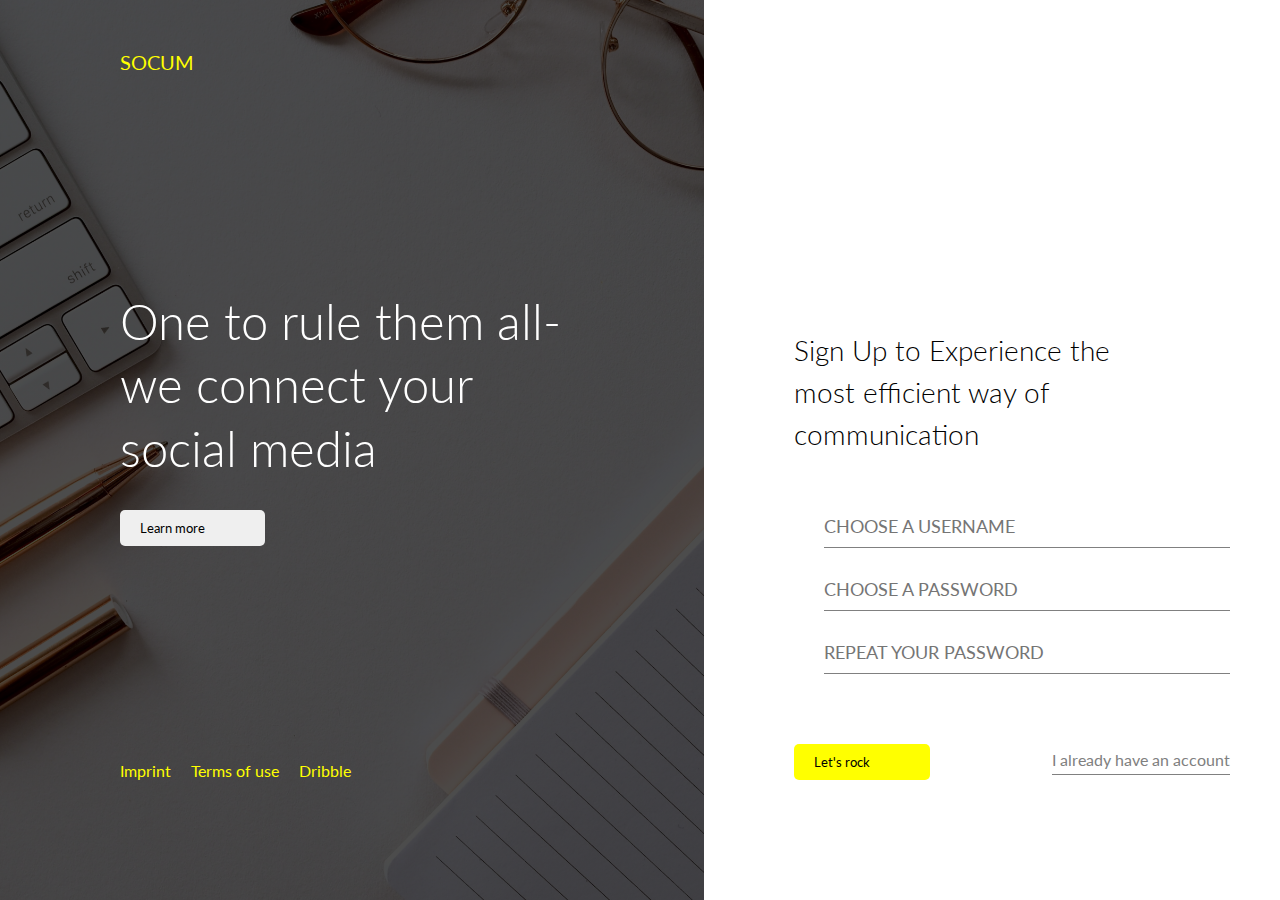
<file: index.html>
<!DOCTYPE html>
<html lang="en">

<head>
    <meta charset="UTF-8">
    <meta http-equiv="X-UA-Compatible" content="IE=edge">
    <meta name="viewport" content="width=device-width, initial-scale=1.0">
    <title>socum</title>
    <link rel="preconnect" href="https://fonts.googleapis.com">
    <link rel="preconnect" href="https://fonts.gstatic.com" crossorigin>
    <link href="https://fonts.googleapis.com/css2?family=Lato:wght@300;400;700&display=swap" rel="stylesheet">
    <link rel="stylesheet" href="https://cdnjs.cloudflare.com/ajax/libs/font-awesome/6.0.0-beta3/css/all.min.css"
        integrity="sha512-Fo3rlrZj/k7ujTnHg4CGR2D7kSs0v4LLanw2qksYuRlEzO+tcaEPQogQ0KaoGN26/zrn20ImR1DfuLWnOo7aBA=="
        crossorigin="anonymous" referrerpolicy="no-referrer" />
    <link rel="stylesheet" href="css/style.css">
</head>

<body>
    <div class="container">
        <!-- DESCRIPTION -->
        <div class="desc-container">
            <div class="header">
                <a href="index.html">SOCUM</a>
            </div>
            <div class="main">
                <p>One to rule them all- <br> we connect your social media</p>

                <button class="btn">Learn more <i class=" icon fas fa-chevron-right"></i></button>
            </div>
            <div class="footer">
                <ul>
                    <li class="footer-list"><a class="footer-link" href="">Imprint</a></li>
                    <li class="footer-list"><a class="footer-link" href="">Terms of use</a></li>
                    <li class="footer-list"><a class="footer-link" href="">Dribble</a></li>

                </ul>
            </div>

        </div>

        <!-- SIGN UP -->
        <div class="sign-up-container">
            <div class="sign-up-header">
                <a href="index.html">socum</a>
                <!-- ICON -->
                <i class="fas fa-bars"></i>
            </div>
            <div class="input-container">
                <h3>Sign Up to Experience the most efficient way of communication</h3>
                <form>
                    <div class="form-field">
                        <i class="fas fa-user-circle"></i>
                        <input type="text" placeholder="CHOOSE A USERNAME">
                    </div>
                    <div class="form-field">
                        <i class="fas fa-lock"></i>
                        <input type="password" placeholder="CHOOSE A PASSWORD">
                    </div>
                    <div class="form-field">
                        <i class="fas fa-lock"></i>
                        <input type="password" placeholder="REPEAT YOUR PASSWORD">
                    </div>
                    <div class="action-container">
                        <button>Let's rock <i class="fas fa-chevron-right"></i></button>
                        <a href="">I already have an account</a>
                    </div>
                </form>

            </div>


        </div>
    </div>

</body>

</html>
</file>
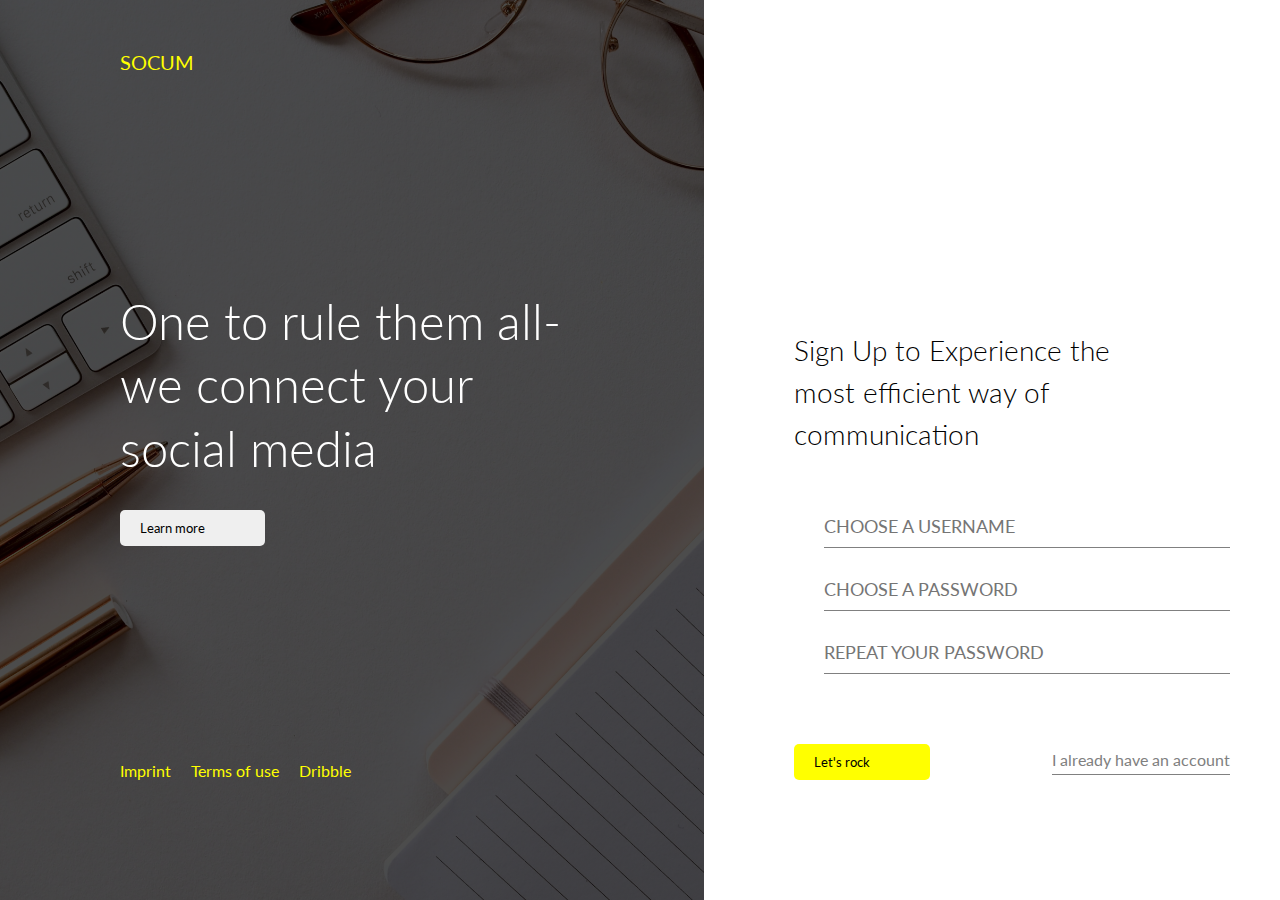
<file: css/index.html>
<!DOCTYPE html>
<html lang="en">

<head>
    <meta charset="UTF-8">
    <meta http-equiv="X-UA-Compatible" content="IE=edge">
    <meta name="viewport" content="width=device-width, initial-scale=1.0">
    <title>socum</title>
    <link rel="preconnect" href="https://fonts.googleapis.com">
    <link rel="preconnect" href="https://fonts.gstatic.com" crossorigin>
    <link href="https://fonts.googleapis.com/css2?family=Lato:wght@300;400;700&display=swap" rel="stylesheet">
    <link rel="stylesheet" href="https://cdnjs.cloudflare.com/ajax/libs/font-awesome/6.0.0-beta3/css/all.min.css"
        integrity="sha512-Fo3rlrZj/k7ujTnHg4CGR2D7kSs0v4LLanw2qksYuRlEzO+tcaEPQogQ0KaoGN26/zrn20ImR1DfuLWnOo7aBA=="
        crossorigin="anonymous" referrerpolicy="no-referrer" />
    <link rel="stylesheet" href="style.css">
</head>

<body>
    <div class="container">
        <!-- DESCRIPTION -->
        <div class="desc-container">
            <div class="header">
                <a href="index.html">SOCUM</a>
            </div>
            <div class="main">
                <p>One to rule them all- <br> we connect your social media</p>

                <button class="btn">Learn more <i class=" icon fas fa-chevron-right"></i></button>
            </div>
            <div class="footer">
                <ul>
                    <li class="footer-list"><a class="footer-link" href="">Imprint</a></li>
                    <li class="footer-list"><a class="footer-link" href="">Terms of use</a></li>
                    <li class="footer-list"><a class="footer-link" href="">Dribble</a></li>
                    
                </ul>
            </div>

        </div>

        <!-- SIGN UP -->
        <div class="sign-up-container">
            <div class="sign-up-header">
                <a href="index.html">socum</a>
              <!-- ICON -->
              <i class="fas fa-bars"></i>
            </div>
            <div class="input-container">
                <h3>Sign Up to Experience the most efficient way of communication</h3>
                <form>
                    <div class="form-field">
                        <i class="fas fa-user-circle"></i>
                        <input type="text" placeholder="CHOOSE A USERNAME">
                    </div>
                    <div class="form-field">
                        <i class="fas fa-lock"></i>
                        <input type="password" placeholder="CHOOSE A PASSWORD">
                    </div>
                    <div class="form-field">
                        <i class="fas fa-lock"></i>
                        <input type="password" placeholder="REPEAT YOUR PASSWORD">
                    </div>
                    <div class="action-container">
                        <button>Let's rock <i class="fas fa-chevron-right"></i></button>
                        <a href="">I already have an account</a>
                    </div>
                </form>

            </div>


        </div>
    </div>

</body>

</html>
</file>
<file: css/style.css>
*  {
    padding: 0;
    margin: 0;
    box-sizing: border-box;
    font-family: 'lato', sans-serif;
}
body {
    height: 100vh;
    width: 100%;
}
.header a {
    font-size: 20px;
    color: yellow;
    text-decoration: none;
}
.main p {
    color: white;
    font-size: 49px;
    font-weight: 300;
    line-height: 1.3;
    margin-bottom: 20px;
    
    height: 200px;
}
.btn {
    display: flex;
    align-items: center;
    padding: 10px 20px;
    cursor: pointer;
    border-radius: 5px;
    border: 0;

}
.btn:hover {
    background-color: yellow;
    color: black;
}
.icon {
    margin-left: 40px;
}

.footer ul {
    display: flex;

}

.footer-list {
    color: white;
    list-style: none;
    margin-right: 20px;
    
}
.footer-link {
    color: yellow;
    text-decoration: none;


}
.footer-link:hover {
    color: white;
}
.container {
    display: flex;
    
}
.desc-container {
    background-image: linear-gradient(rgba(0, 0, 0, 0.70), rgba(0, 0, 0, 0.70)),
     url(/images/bg-image1.jpg);
     background-position: center;
      background-size: cover;
    height: 100vh;
    width: 55%;
    padding-top: 50px;
    padding-left: 120px;
    padding-right: 120px;
    padding-bottom: 120px;
    display: flex;
    flex-direction: column;
    justify-content: space-between;
}
.sign-up-container {
    background-color: white;
    height: 100vh;
    width: 45%;
    /* padding-top: 50px; */
    padding: 50px 50px 120px 90px;
    display: flex;
    flex-direction: column;
    justify-content: space-between;
}
.sign-up-header {
    display: flex;
    justify-content: flex-end;
    
   
}
form {
    margin-top: 50px;
}
.input-container h3 {
    font-size: 28px;
   font-weight: 300;
   width: 80%;
   line-height: 1.5;
}
.form-field i {
    color: gray;
    margin-right: 30px;
    font-size: 25px;
    

}
.form-field input {
    width: 100%;
    border: 0;
    outline: 0;
    border-bottom: 1px solid gray;
    padding: 10px 0;
    font-size: 18px;


    
}
.form-field {
    display: flex;
    align-items: center;
    margin-bottom: 20px;
}
.form-field input:focus {
    border-bottom: 1px solid black;
}
.action-container {
    display: flex;
    flex-direction: row;
    justify-content: space-between;
    align-items: center;
    margin-top: 70px;
}
.action-container button {
    display: flex;
    align-items: center;
    padding: 10px 20px;
    cursor: pointer;
    border-radius: 5px;
    border: 0;
    background-color: yellow;
    color: black;
}
.action-container i {
    margin-left: 40px;
}
.action-container a {
    color: gray;
    text-decoration: none;
    border-bottom: 1px solid gray;
    padding-bottom: 5px;
}
.action-container button:hover {
    background-color: black;
    color: white;
    transition: all 500ms linear;
}
/* FOR LARGER SCREEN */
@media screen and (min-width: 768px ) {
    .sign-up-header a {
        display: none;
    }
    
}
@media screen and (max-width: 1048px) {
    .desc-container {
        padding-left: 70px;
    }
    .sign-up-container {
        padding-left: 70px;
    }
    
}
/* FOR TABLET */
@media screen and (max-width: 768px) {
    .desc-container {
        display: none;
    }
    .sign-up-container {
        width: 100%;
        padding: 50px;
    }
    .sign-up-header {
        justify-content: space-between;
    }
    .sign-up-header a {
        display: inline;
        color: orange;
        text-decoration: none;
        font-size: 20px;
    }
    
}
/* FOR MOBILE DEVICES */
@media screen and (max-width: 600px) {
    .sign-up-container {
        padding: 50px 30px;
    }
    .sign-up-container h3 {
        width: 100%;
        font-size: 22px;
    }
    .action-container i {
        margin-left: 20px;
    }
    
}
</file>
